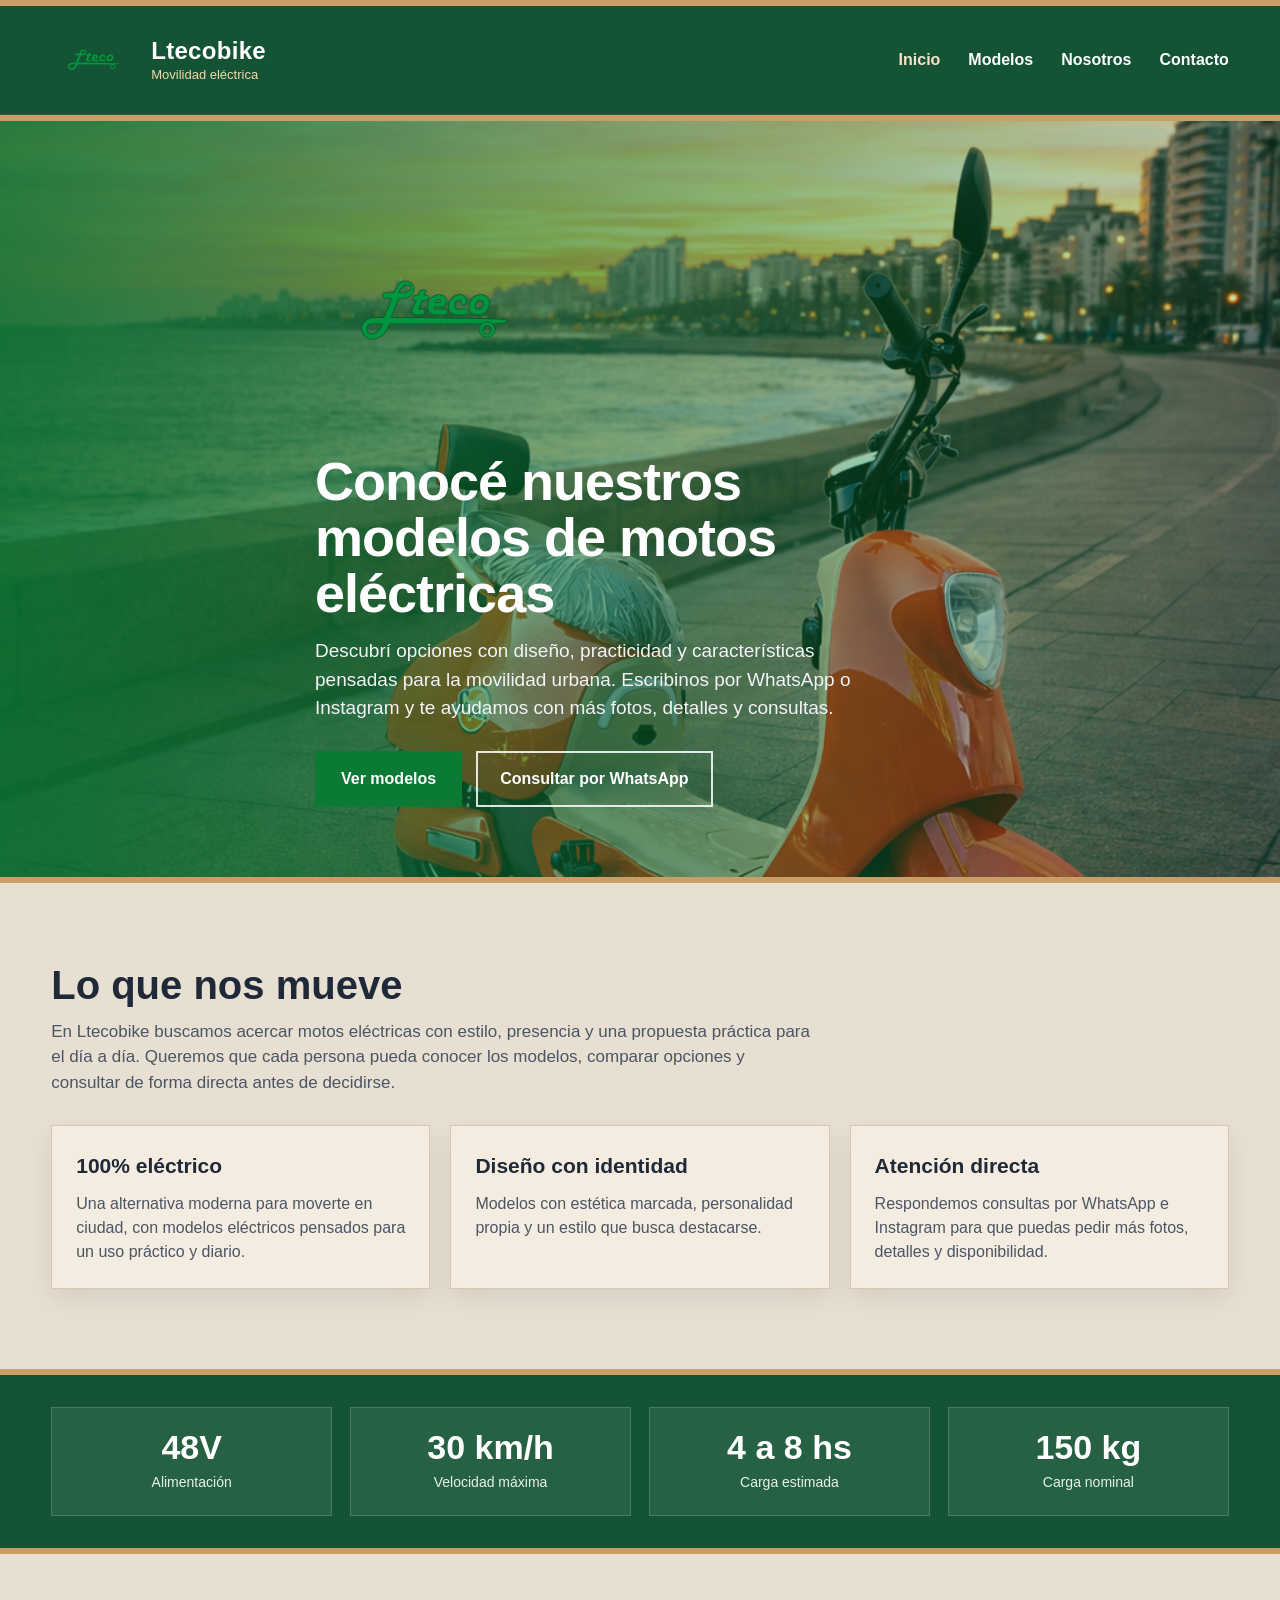
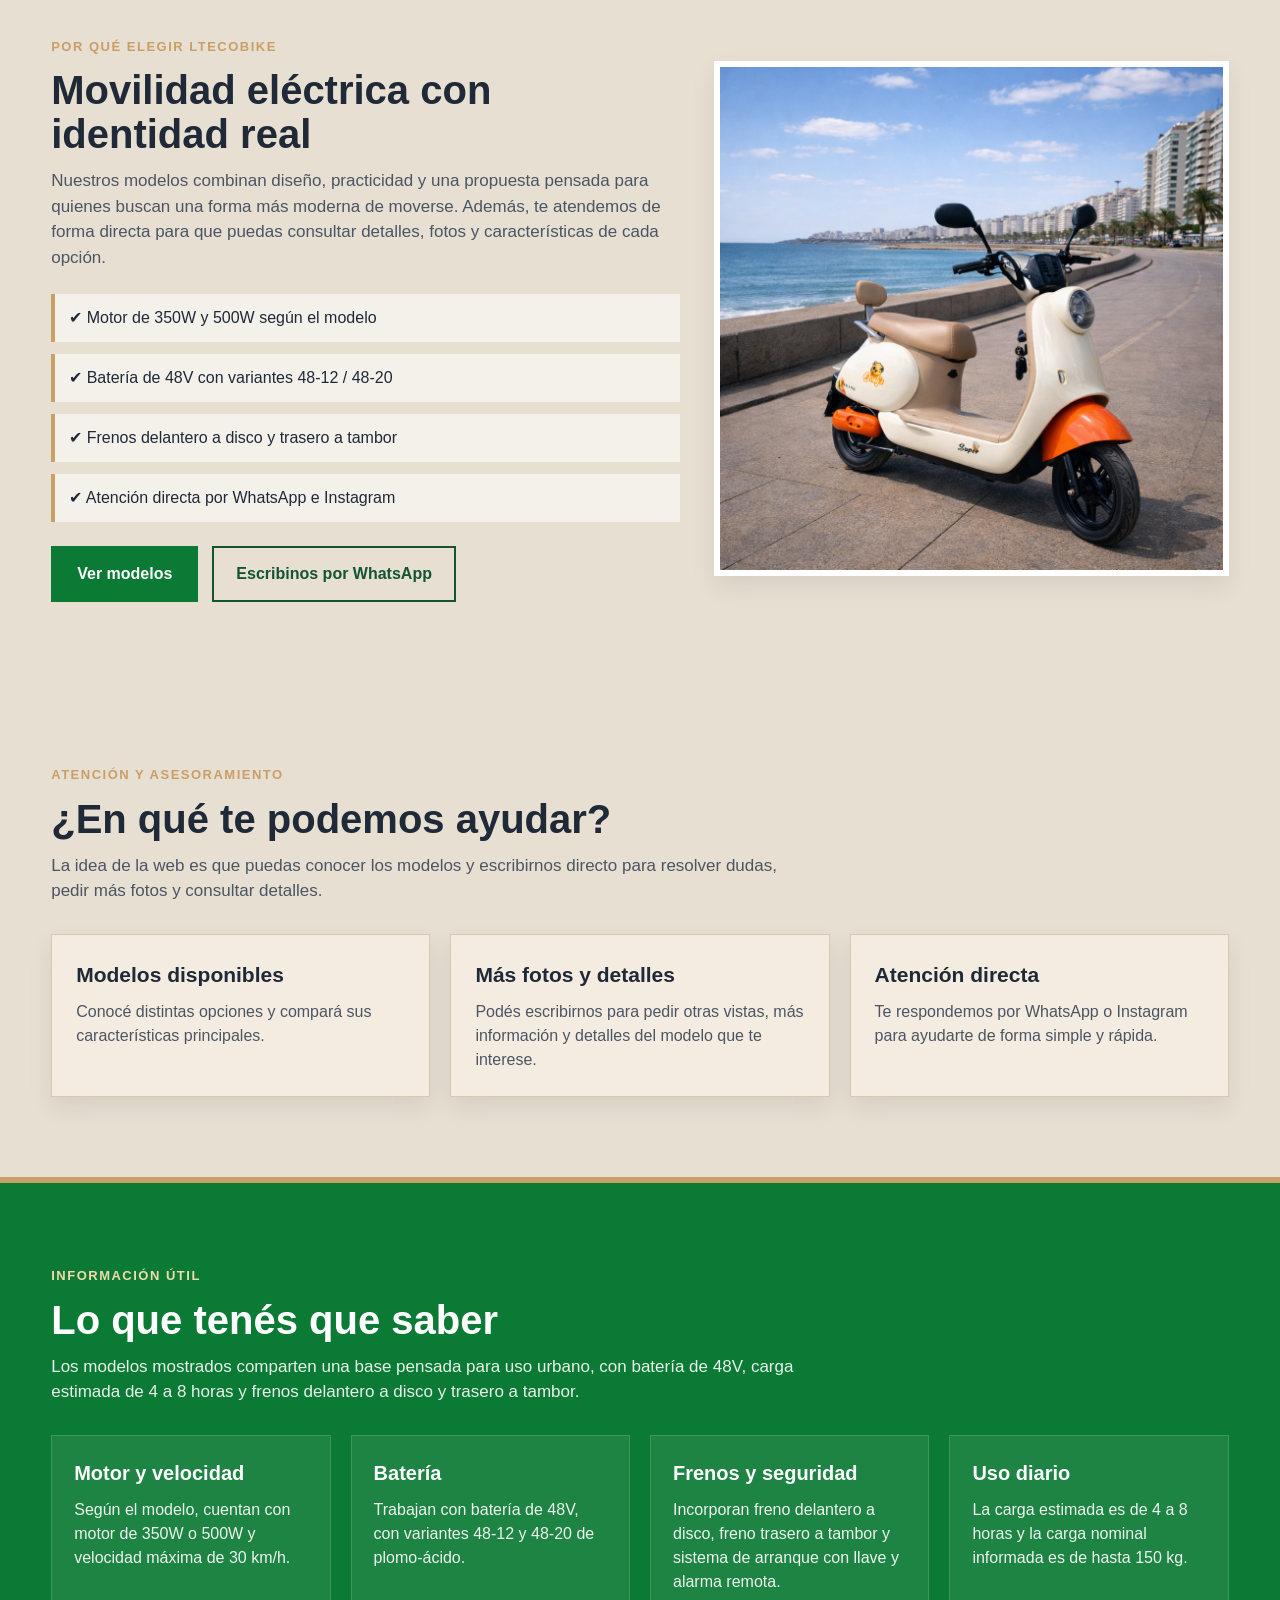
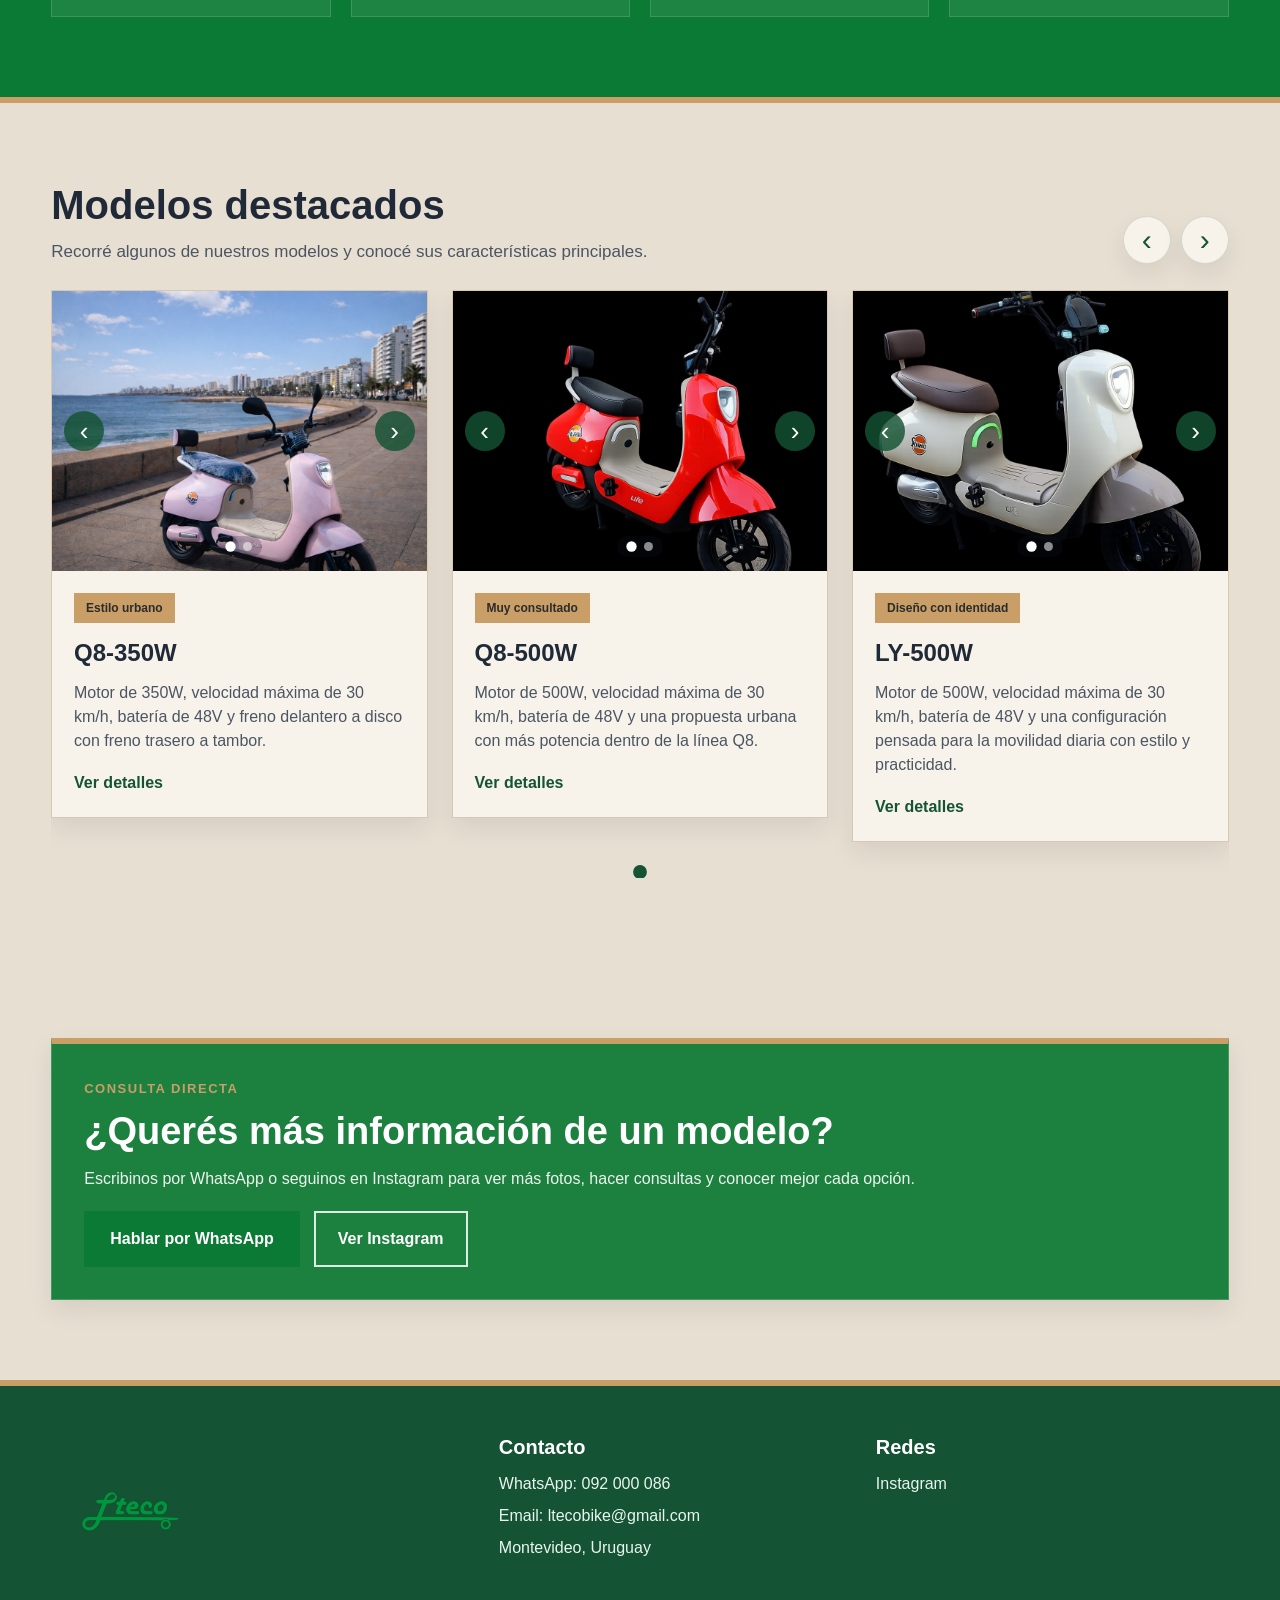
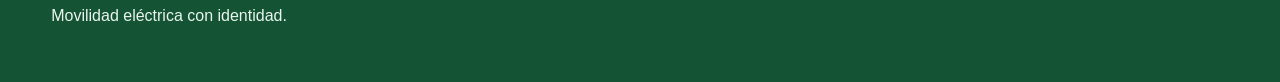
<file: index.html>
<!DOCTYPE html>
<html lang="es">
<head>
  <meta charset="UTF-8" />
  <meta name="viewport" content="width=device-width, initial-scale=1.0" />
  <title>Ltecobike | Movilidad eléctrica</title>
  <link rel="icon" href="img/logoIcono.ico" type="image/x-icon" />
  <link rel="stylesheet" href="css/styles.css" />
</head>
<body>
  <header class="site-header">
    <div class="container nav-wrap">
      <a href="index.html" class="brand">
        <img src="img/logo.png" alt="Ltecobike" class="brand-logo">
        <div class="brand-text">
          <span class="brand-name">Ltecobike</span>
          <span class="brand-slogan">Movilidad eléctrica</span>
        </div>
      </a>

      <button class="menu-toggle" id="menuToggle" aria-label="Abrir menú" aria-expanded="false">☰</button>

      <nav class="main-nav" id="mainNav">
        <a href="index.html" class="active">Inicio</a>
        <a href="modelos.html">Modelos</a>
        <a href="nosotros.html">Nosotros</a>
        <a href="contacto.html">Contacto</a>
      </nav>
    </div>
  </header>

  <section class="hero" style="background-image: url('img/hero.png');">
    <div class="container hero-content">
      <img src="img/logo.png" alt="Ltecobike" class="hero-logo" />
      <h1>Conocé nuestros modelos de motos eléctricas</h1>
      <p>Descubrí opciones con diseño, practicidad y características pensadas para la movilidad urbana. Escribinos por WhatsApp o Instagram y te ayudamos con más fotos, detalles y consultas.</p>

      <div class="hero-actions">
        <a href="modelos.html" class="btn">Ver modelos</a>
        <a href="https://wa.me/59892000086" target="_blank" class="btn btn-outline">Consultar por WhatsApp</a>
      </div>
    </div>
  </section>

  <section class="section">
    <div class="container">
      <h2>Lo que nos mueve</h2>
      <p class="section-intro">
        En Ltecobike buscamos acercar motos eléctricas con estilo, presencia y una propuesta práctica para el día a día. Queremos que cada persona pueda conocer los modelos, comparar opciones y consultar de forma directa antes de decidirse.
      </p>

      <div class="feature-grid">
        <article class="feature-box">
          <h3>100% eléctrico</h3>
          <p>Una alternativa moderna para moverte en ciudad, con modelos eléctricos pensados para un uso práctico y diario.</p>
        </article>

        <article class="feature-box">
          <h3>Diseño con identidad</h3>
          <p>Modelos con estética marcada, personalidad propia y un estilo que busca destacarse.</p>
        </article>

        <article class="feature-box">
          <h3>Atención directa</h3>
          <p>Respondemos consultas por WhatsApp e Instagram para que puedas pedir más fotos, detalles y disponibilidad.</p>
        </article>
      </div>
    </div>
  </section>

  <section class="section benefits-strip">
    <div class="container">
      <div class="benefits-grid">
        <article class="benefit-item">
          <span class="benefit-number">48V</span>
          <span class="benefit-label">Alimentación</span>
        </article>

        <article class="benefit-item">
          <span class="benefit-number">30 km/h</span>
          <span class="benefit-label">Velocidad máxima</span>
        </article>

        <article class="benefit-item">
          <span class="benefit-number">4 a 8 hs</span>
          <span class="benefit-label">Carga estimada</span>
        </article>

        <article class="benefit-item">
          <span class="benefit-number">150 kg</span>
          <span class="benefit-label">Carga nominal</span>
        </article>
      </div>
    </div>
  </section>

  <section class="section section-split">
    <div class="container split-layout">
      <div class="split-text">
        <span class="section-kicker">Por qué elegir Ltecobike</span>
        <h2>Movilidad eléctrica con identidad real</h2>
        <p>
          Nuestros modelos combinan diseño, practicidad y una propuesta pensada para quienes buscan una forma más moderna de moverse. Además, te atendemos de forma directa para que puedas consultar detalles, fotos y características de cada opción.
        </p>

        <div class="check-list">
          <div class="check-item">✔ Motor de 350W y 500W según el modelo</div>
          <div class="check-item">✔ Batería de 48V con variantes 48-12 / 48-20</div>
          <div class="check-item">✔ Frenos delantero a disco y trasero a tambor</div>
          <div class="check-item">✔ Atención directa por WhatsApp e Instagram</div>
        </div>

        <div class="hero-actions" style="margin-top: 24px;">
          <a href="modelos.html" class="btn">Ver modelos</a>
          <a href="https://wa.me/59892000086" target="_blank" class="btn btn-outline-dark">Escribinos por WhatsApp</a>
        </div>
      </div>

      <div class="split-media">
        <img src="img/q8-500-beige-rojo.png" alt="Modelos Ltecobike" class="split-image">
      </div>
    </div>
  </section>

  <section class="section">
    <div class="container">
      <span class="section-kicker">Atención y asesoramiento</span>
      <h2>¿En qué te podemos ayudar?</h2>
      <p class="section-intro">La idea de la web es que puedas conocer los modelos y escribirnos directo para resolver dudas, pedir más fotos y consultar detalles.</p>

      <div class="feature-grid">
        <article class="feature-box">
          <h3>Modelos disponibles</h3>
          <p>Conocé distintas opciones y compará sus características principales.</p>
        </article>

        <article class="feature-box">
          <h3>Más fotos y detalles</h3>
          <p>Podés escribirnos para pedir otras vistas, más información y detalles del modelo que te interese.</p>
        </article>

        <article class="feature-box">
          <h3>Atención directa</h3>
          <p>Te respondemos por WhatsApp o Instagram para ayudarte de forma simple y rápida.</p>
        </article>
      </div>
    </div>
  </section>

  <section class="section section-dark">
    <div class="container">
      <span class="section-kicker light">Información útil</span>
      <h2>Lo que tenés que saber</h2>
      <p class="section-intro">
        Los modelos mostrados comparten una base pensada para uso urbano, con batería de 48V, carga estimada de 4 a 8 horas y frenos delantero a disco y trasero a tambor.
      </p>

      <div class="info-cards-grid">
        <article class="info-card">
          <h3>Motor y velocidad</h3>
          <p>Según el modelo, cuentan con motor de 350W o 500W y velocidad máxima de 30 km/h.</p>
        </article>

        <article class="info-card">
          <h3>Batería</h3>
          <p>Trabajan con batería de 48V, con variantes 48-12 y 48-20 de plomo-ácido.</p>
        </article>

        <article class="info-card">
          <h3>Frenos y seguridad</h3>
          <p>Incorporan freno delantero a disco, freno trasero a tambor y sistema de arranque con llave y alarma remota.</p>
        </article>

        <article class="info-card">
          <h3>Uso diario</h3>
          <p>La carga estimada es de 4 a 8 horas y la carga nominal informada es de hasta 150 kg.</p>
        </article>
      </div>
    </div>
  </section>

  <section class="section">
    <div class="container">
      <div class="carousel-section-header">
        <div>
          <h2>Modelos destacados</h2>
          <p class="section-intro">Recorré algunos de nuestros modelos y conocé sus características principales.</p>
        </div>

        <div class="carousel-controls" aria-label="Controles del carrusel">
          <button class="carousel-btn" type="button" data-carousel-prev aria-label="Ver modelos anteriores">‹</button>
          <button class="carousel-btn" type="button" data-carousel-next aria-label="Ver modelos siguientes">›</button>
        </div>
      </div>

      <div class="carousel" data-carousel data-autoplay="true">
        <div class="carousel-track">
          <article class="card carousel-card">
            <div class="card-gallery" data-gallery data-autoplay="true">
              <div class="card-gallery-track">
                <img class="card-gallery-slide" src="img/q8-350-rosa.png" alt="Q8-350W vista principal" />
                <img class="card-gallery-slide" src="img/q8-500-beige-rojo.png" alt="Q8-500W vista lateral" />
              </div>
              <button class="card-gallery-btn prev" type="button" data-gallery-prev aria-label="Foto anterior de la Q8-350W">‹</button>
              <button class="card-gallery-btn next" type="button" data-gallery-next aria-label="Foto siguiente de la Q8-350W">›</button>
              <div class="card-gallery-dots" data-gallery-dots aria-label="Indicadores de fotos de la Q8-350W"></div>
            </div>
            <div class="card-body">
              <span class="tag">Estilo urbano</span>
              <h3>Q8-350W</h3>
              <p>Motor de 350W, velocidad máxima de 30 km/h, batería de 48V y freno delantero a disco con freno trasero a tambor.</p>
              <a href="modelos.html" class="link-btn">Ver detalles</a>
            </div>
          </article>

          <article class="card carousel-card">
            <div class="card-gallery" data-gallery data-autoplay="true">
              <div class="card-gallery-track">
                <img class="card-gallery-slide" src="img/q8-350-roja.jpeg" alt="Q8-500W vista principal" />
                <img class="card-gallery-slide" src="img/q8-500-beige-rojo.png" alt="Q8-500W segunda vista" />
              </div>
              <button class="card-gallery-btn prev" type="button" data-gallery-prev aria-label="Foto anterior de la Q8-500W">‹</button>
              <button class="card-gallery-btn next" type="button" data-gallery-next aria-label="Foto siguiente de la Q8-500W">›</button>
              <div class="card-gallery-dots" data-gallery-dots aria-label="Indicadores de fotos de la Q8-500W"></div>
            </div>
            <div class="card-body">
              <span class="tag">Muy consultado</span>
              <h3>Q8-500W</h3>
              <p>Motor de 500W, velocidad máxima de 30 km/h, batería de 48V y una propuesta urbana con más potencia dentro de la línea Q8.</p>
              <a href="modelos.html" class="link-btn">Ver detalles</a>
            </div>
          </article>

          <article class="card carousel-card">
            <div class="card-gallery" data-gallery data-autoplay="true">
              <div class="card-gallery-track">
                <img class="card-gallery-slide" src="img/sl-500-beige.jpeg" alt="LY-500W vista principal" />
                <img class="card-gallery-slide" src="img/logoFondo.jpeg" alt="LY-500W en exposición" />
              </div>
              <button class="card-gallery-btn prev" type="button" data-gallery-prev aria-label="Foto anterior de la LY-500W">‹</button>
              <button class="card-gallery-btn next" type="button" data-gallery-next aria-label="Foto siguiente de la LY-500W">›</button>
              <div class="card-gallery-dots" data-gallery-dots aria-label="Indicadores de fotos de la LY-500W"></div>
            </div>
            <div class="card-body">
              <span class="tag">Diseño con identidad</span>
              <h3>LY-500W</h3>
              <p>Motor de 500W, velocidad máxima de 30 km/h, batería de 48V y una configuración pensada para la movilidad diaria con estilo y practicidad.</p>
              <a href="modelos.html" class="link-btn">Ver detalles</a>
            </div>
          </article>
        </div>

        <div class="carousel-dots" data-carousel-dots aria-label="Indicadores del carrusel"></div>
      </div>
    </div>
  </section>

  <section class="section">
    <div class="container">
      <div class="cta-box cta-strong">
        <span class="section-kicker">Consulta directa</span>
        <h2>¿Querés más información de un modelo?</h2>
        <p>
          Escribinos por WhatsApp o seguinos en Instagram para ver más fotos, hacer consultas y conocer mejor cada opción.
        </p>
        <div class="hero-actions" style="margin-top: 20px;">
          <a href="https://wa.me/59892000086" target="_blank" class="btn">Hablar por WhatsApp</a>
          <a href="https://instagram.com/ltecobike" target="_blank" class="btn btn-outline">Ver Instagram</a>
        </div>
      </div>
    </div>
  </section>

  <footer class="site-footer">
    <div class="container footer-wrap">
      <div>
        <img src="img/logo.png" alt="Ltecobike" class="footer-logo" />
        <p>Movilidad eléctrica con identidad.</p>
      </div>

      <div>
        <h4>Contacto</h4>
        <p>WhatsApp: 092 000 086</p>
        <p>Email: ltecobike@gmail.com</p>
        <p>Montevideo, Uruguay</p>
      </div>

      <div>
        <h4>Redes</h4>
        <a href="https://instagram.com/ltecobike" target="_blank">Instagram</a>
      </div>
    </div>
  </footer>

  <script src="js/app.js"></script>
</body>
</html>
</file>
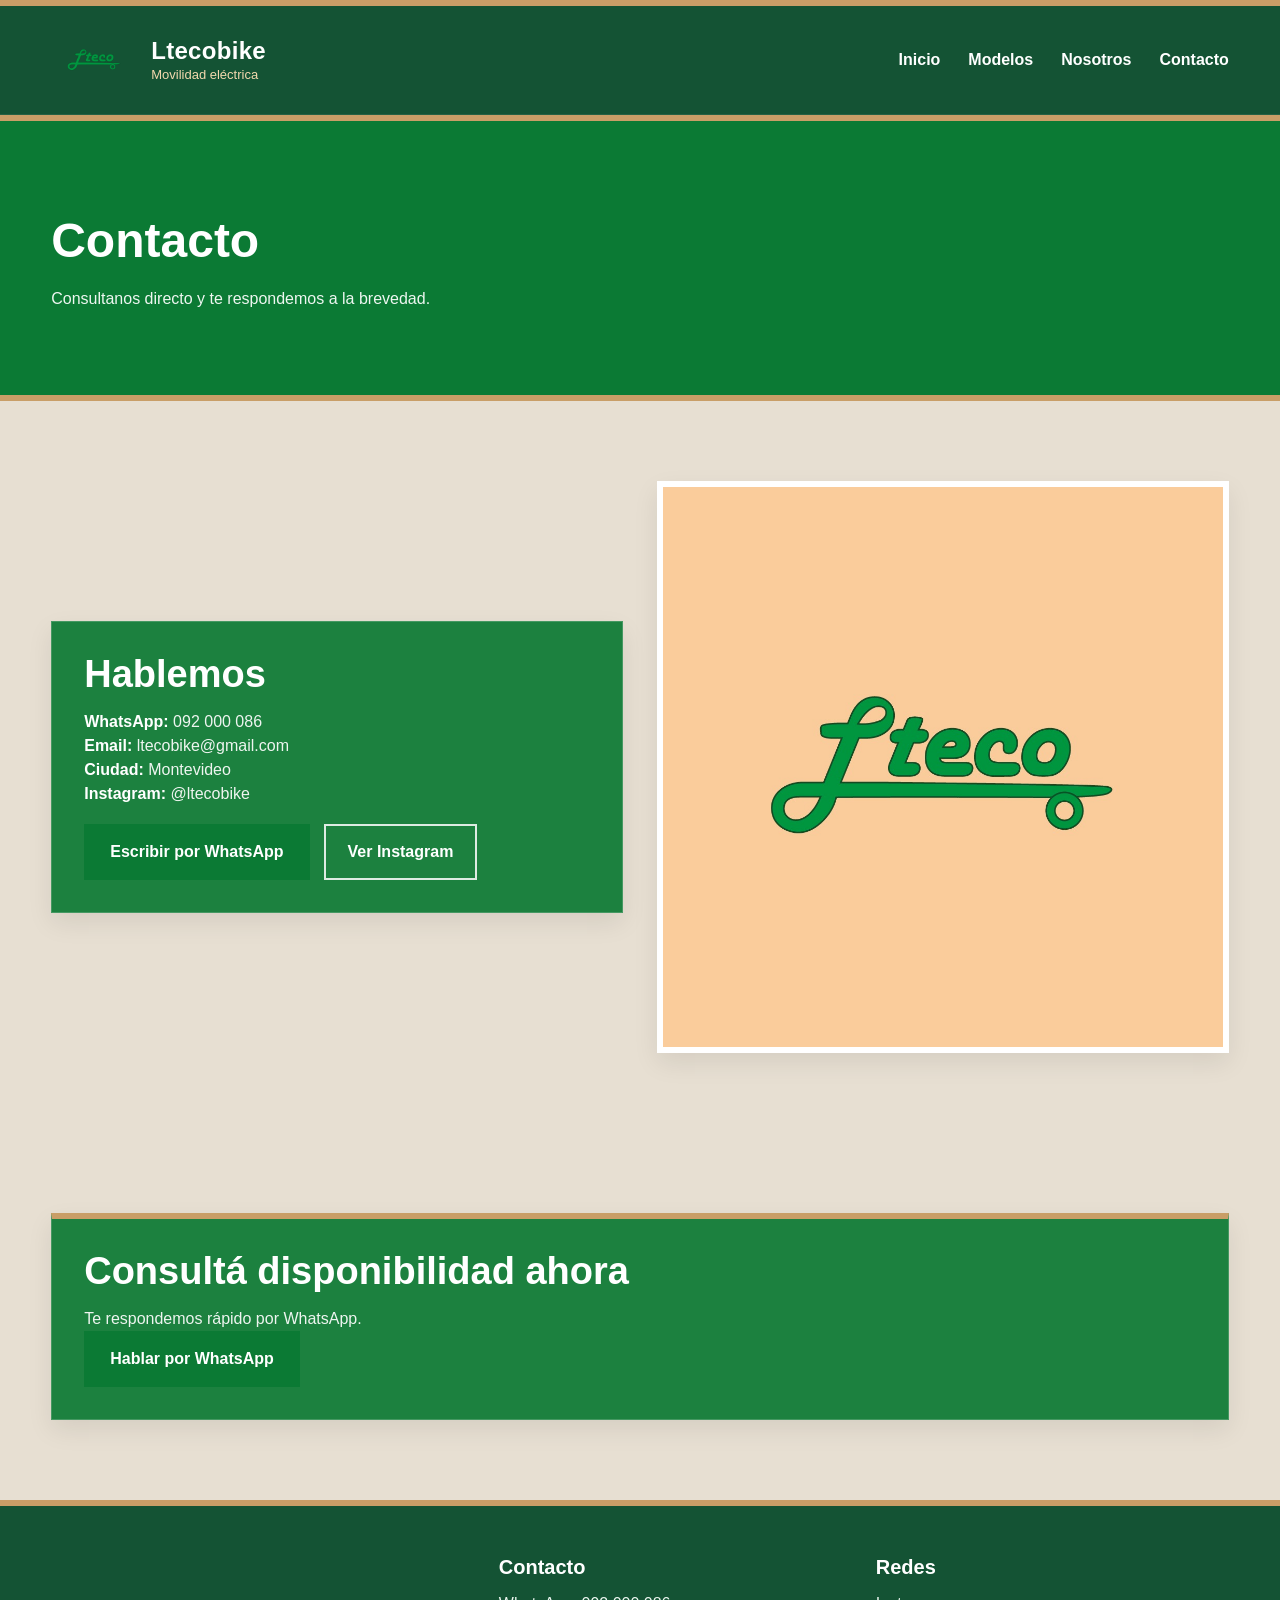
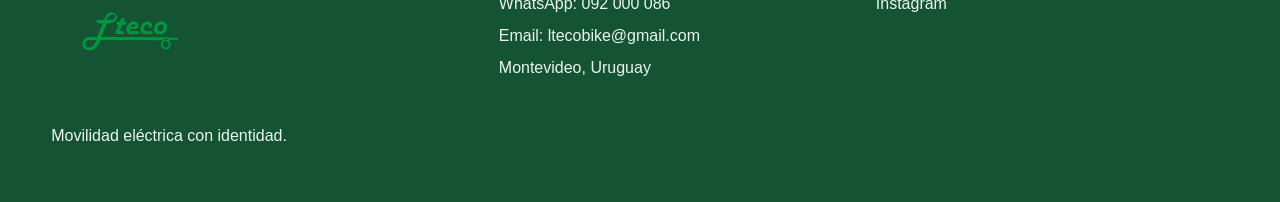
<file: contacto.html>
<!DOCTYPE html>
<html lang="es">
<head>
  <meta charset="UTF-8" />
  <meta name="viewport" content="width=device-width, initial-scale=1.0" />
  <title>Ltecobike | Contacto</title>
  <link rel="icon" href="img/logoIcono.ico" type="image/x-icon" />
  <link rel="stylesheet" href="css/styles.css" />
</head>
<body>
  <header class="site-header">
    <div class="container nav-wrap">
      <a href="index.html" class="brand">
  <img src="img/logo.png" alt="Ltecobike" class="brand-logo">

  <div class="brand-text">
    <span class="brand-name">Ltecobike</span>
    <span class="brand-slogan">Movilidad eléctrica</span>
  </div>
</a>

      <button class="menu-toggle" id="menuToggle">☰</button>

      <nav class="main-nav" id="mainNav">
        <a href="index.html">Inicio</a>
        <a href="modelos.html">Modelos</a>
        <a href="nosotros.html">Nosotros</a>
        <a href="contacto.html">Contacto</a>
      </nav>
    </div>
  </header>

  <section class="page-hero">
    <div class="container">
      <h1>Contacto</h1>
      <p>Consultanos directo y te respondemos a la brevedad.</p>
    </div>
  </section>

  <section class="section">
    <div class="container two-col">
      <div class="contact-box">
        <h2>Hablemos</h2>
        <p><strong>WhatsApp:</strong> 092 000 086</p>
        <p><strong>Email:</strong> ltecobike@gmail.com</p>
        <p><strong>Ciudad:</strong> Montevideo</p>
        <p><strong>Instagram:</strong> @ltecobike</p>

        <div class="hero-actions" style="margin-top: 18px;">
          <a class="btn" href="https://wa.me/59892000086" target="_blank">Escribir por WhatsApp</a>
          <a class="btn btn-outline" href="https://instagram.com/ltecobike" target="_blank">Ver Instagram</a>
        </div>
      </div>

      <div>
        <img src="img/logoFondo.jpeg" alt="Ltecobike lineup" class="rounded-img" />
      </div>
    </div>
  </section>

  <section class="section">
  <div class="container">
    <div class="cta-box cta-strong">
      <h2>Consultá disponibilidad ahora</h2>
      <p>Te respondemos rápido por WhatsApp.</p>
      <a href="https://wa.me/59892000086" class="btn">Hablar por WhatsApp</a>
    </div>
  </div>
</section>

  <footer class="site-footer">
    <div class="container footer-wrap">
      <div>
        <img src="img/logoSFondo.png" alt="Ltecobike" class="footer-logo" />
        <p>Movilidad eléctrica con identidad.</p>
      </div>

      <div>
        <h4>Contacto</h4>
        <p>WhatsApp: 092 000 086</p>
        <p>Email: ltecobike@gmail.com</p>
        <p>Montevideo, Uruguay</p>
      </div>

      <div>
        <h4>Redes</h4>
        <a href="https://instagram.com/ltecobike" target="_blank">Instagram</a>
      </div>
    </div>
  </footer>

  <script src="js/app.js"></script>
</body>
</html>
</file>
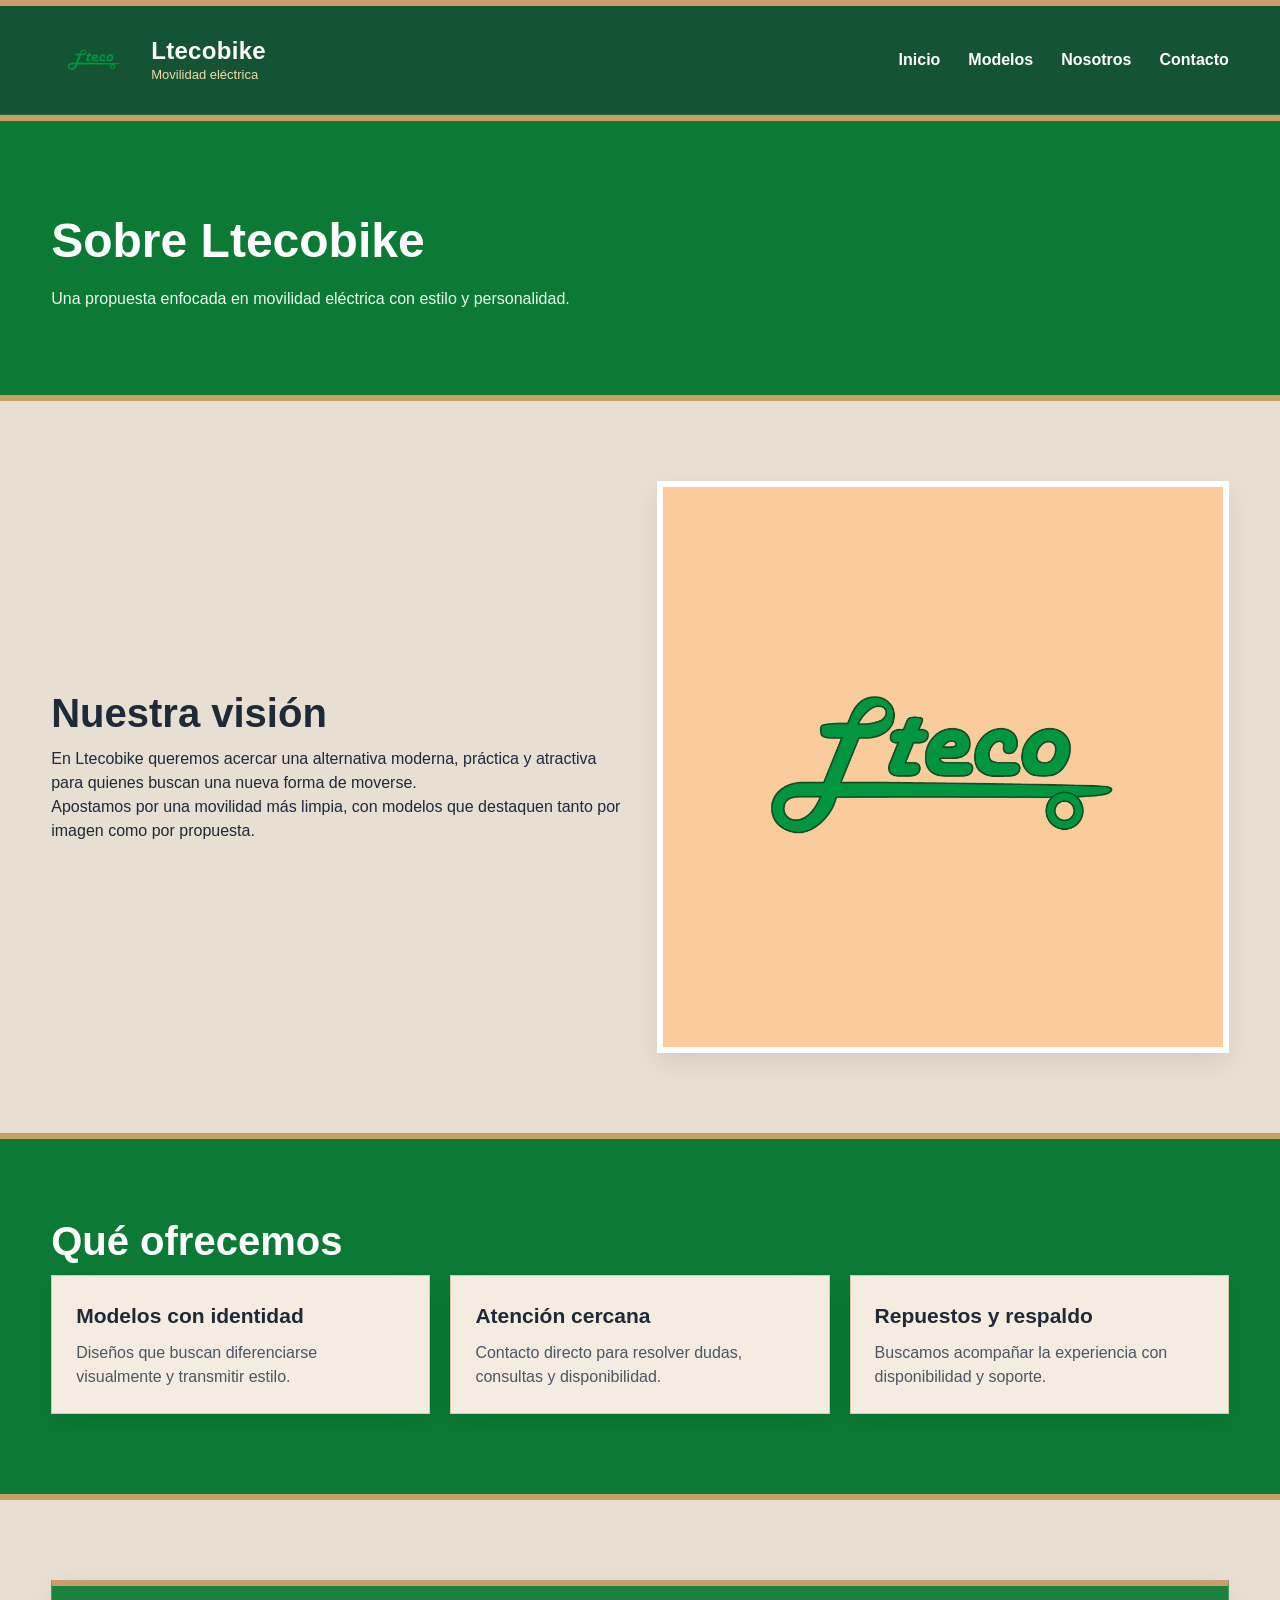
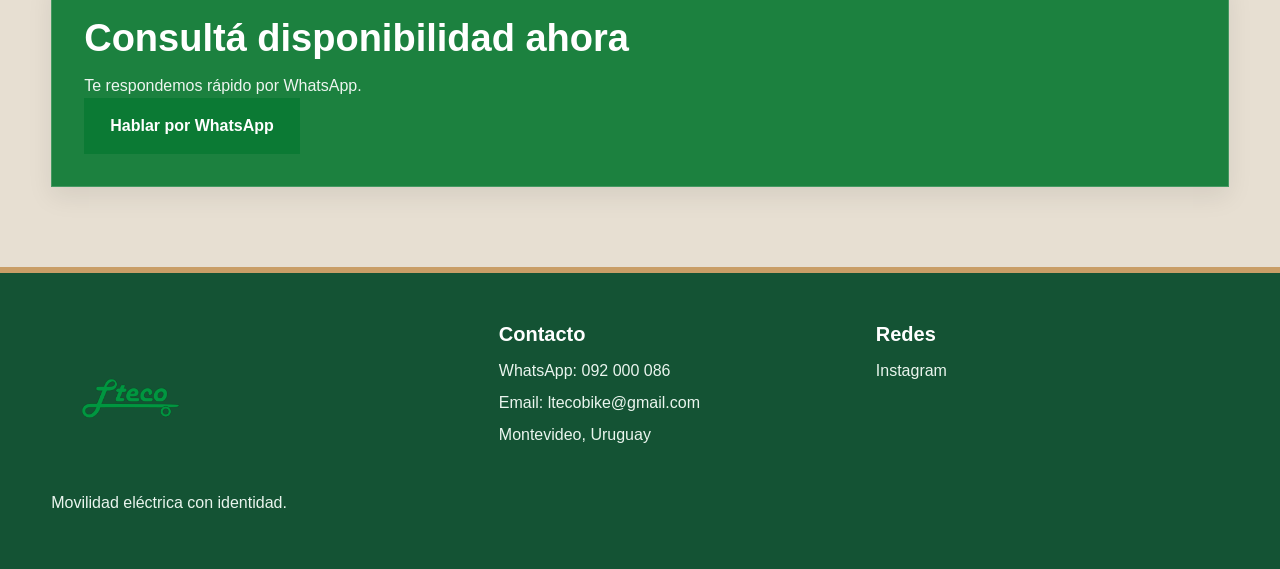
<file: nosotros.html>
<!DOCTYPE html>
<html lang="es">
<head>
  <meta charset="UTF-8" />
  <meta name="viewport" content="width=device-width, initial-scale=1.0" />
  <title>Ltecobike | Nosotros</title>
  <link rel="icon" href="img/logoIcono.ico" type="image/x-icon" />
  <link rel="stylesheet" href="css/styles.css" />
</head>
<body>
  <header class="site-header">
    <div class="container nav-wrap">
      <a href="index.html" class="brand">
  <img src="img/logo.png" alt="Ltecobike" class="brand-logo">

  <div class="brand-text">
    <span class="brand-name">Ltecobike</span>
    <span class="brand-slogan">Movilidad eléctrica</span>
  </div>
</a>

      <button class="menu-toggle" id="menuToggle">☰</button>

      <nav class="main-nav" id="mainNav">
        <a href="index.html">Inicio</a>
        <a href="modelos.html">Modelos</a>
        <a href="nosotros.html">Nosotros</a>
        <a href="contacto.html">Contacto</a>
      </nav>
    </div>
  </header>

  <section class="page-hero">
    <div class="container">
      <h1>Sobre Ltecobike</h1>
      <p>Una propuesta enfocada en movilidad eléctrica con estilo y personalidad.</p>
    </div>
  </section>

  <section class="section">
    <div class="container two-col">
      <div>
        <h2>Nuestra visión</h2>
        <p>
          En Ltecobike queremos acercar una alternativa moderna, práctica y atractiva
          para quienes buscan una nueva forma de moverse.
        </p>
        <p>
          Apostamos por una movilidad más limpia, con modelos que destaquen
          tanto por imagen como por propuesta.
        </p>
      </div>

      <div>
        <img src="img/logoFondo.jpeg" alt="Lteco exposición" class="rounded-img" />
      </div>
    </div>
  </section>

  <section class="section section-dark">
    <div class="container">
      <h2>Qué ofrecemos</h2>
      <div class="feature-grid">
        <article class="feature-box">
          <h3>Modelos con identidad</h3>
          <p>Diseños que buscan diferenciarse visualmente y transmitir estilo.</p>
        </article>

        <article class="feature-box">
          <h3>Atención cercana</h3>
          <p>Contacto directo para resolver dudas, consultas y disponibilidad.</p>
        </article>

        <article class="feature-box">
          <h3>Repuestos y respaldo</h3>
          <p>Buscamos acompañar la experiencia con disponibilidad y soporte.</p>
        </article>
      </div>
    </div>
  </section>

  <section class="section">
  <div class="container">
    <div class="cta-box cta-strong">
      <h2>Consultá disponibilidad ahora</h2>
      <p>Te respondemos rápido por WhatsApp.</p>
      <a href="https://wa.me/59892000086" class="btn">Hablar por WhatsApp</a>
    </div>
  </div>
</section>

  <footer class="site-footer">
    <div class="container footer-wrap">
      <div>
        <img src="img/logo.png" alt="Ltecobike" class="footer-logo" />
        <p>Movilidad eléctrica con identidad.</p>
      </div>

      <div>
        <h4>Contacto</h4>
        <p>WhatsApp: 092 000 086</p>
        <p>Email: ltecobike@gmail.com</p>
        <p>Montevideo, Uruguay</p>
      </div>

      <div>
        <h4>Redes</h4>
        <a href="https://instagram.com/ltecobike" target="_blank">Instagram</a>
      </div>
    </div>
  </footer>

  <script src="js/app.js"></script>
</body>
</html>
</file>
<file: css/styles.css>
* {
  box-sizing: border-box;
  margin: 0;
  padding: 0;
}

:root {
  --green: #0b7a34;
  --green-dark: #145334;
  --beige: #e7dfd2;
  --sand: #c99e67;
  --sand-soft: #f1e4cf;
  --text: #1f2937;
  --muted: #4b5563;
  --white: #ffffff;
  --line: rgba(0, 0, 0, 0.08);
  --shadow: 0 10px 24px rgba(0, 0, 0, 0.08);
}

html {
  scroll-behavior: smooth;
}

body {
  font-family: Arial, sans-serif;
  background: var(--beige);
  color: var(--text);
  line-height: 1.5;
}

img {
  max-width: 100%;
  display: block;
}

a {
  color: inherit;
  text-decoration: none;
}

.container {
  width: min(1180px, 92%);
  margin: 0 auto;
}

/* HEADER */
.site-header {
  background: var(--green-dark);
  border-top: 6px solid var(--sand);
  border-bottom: 1px solid rgba(255, 255, 255, 0.08);
  position: relative;
  z-index: 1000;
}

.nav-wrap {
  min-height: 108px;
  display: flex;
  align-items: center;
  justify-content: space-between;
  gap: 20px;
  position: relative;
}

.brand {
  display: flex;
  align-items: center;
  gap: 14px;
}

.brand-logo {
  height: 86px;
  width: auto;
}

.brand-text {
  display: flex;
  flex-direction: column;
  line-height: 1.1;
}

.brand-name {
  font-size: 24px;
  font-weight: 800;
  color: white;
  letter-spacing: 0.3px;
}

.brand-slogan {
  font-size: 13px;
  color: #f3d9ae;
  margin-top: 4px;
}

.main-nav {
  display: flex;
  align-items: center;
  gap: 28px;
}

.main-nav a {
  color: var(--white);
  font-weight: 700;
  transition: color 0.2s ease;
}

.main-nav a:hover {
  color: #f4e4c7;
}

.menu-toggle {
  display: none;
  border: none;
  background: transparent;
  color: white;
  font-size: 28px;
  cursor: pointer;
  position: relative;
  z-index: 1002;
  -webkit-tap-highlight-color: transparent;
}

/* HERO */
.hero {
  min-height: 78vh;
  display: flex;
  align-items: center;
  background-size: cover;
  background-position: center;
  position: relative;
  color: white;
  border-top: 6px solid var(--sand);
  border-bottom: 6px solid var(--sand);
}

.hero::before {
  content: "";
  position: absolute;
  inset: 0;
  background: linear-gradient(
    90deg,
    rgba(11, 122, 52, 0.84) 0%,
    rgba(11, 122, 52, 0.56) 42%,
    rgba(11, 122, 52, 0.22) 100%
  );
}

.hero .container {
  position: relative;
  z-index: 1;
}

.hero-content {
  max-width: 650px;
  padding: 70px 0;
}

.hero-logo {
  width: 240px;
  margin-bottom: 22px;
}

.hero h1 {
  font-size: 54px;
  line-height: 1.04;
  margin-bottom: 16px;
  letter-spacing: -1px;
}

.hero p {
  font-size: 19px;
  color: #f3f4f6;
  margin-bottom: 28px;
  max-width: 560px;
}

.hero-actions {
  display: flex;
  gap: 14px;
  flex-wrap: wrap;
}

/* BUTTONS */
.btn,
.btn-outline,
.btn-outline-dark,
.link-btn {
  display: inline-flex;
  align-items: center;
  justify-content: center;
  font-weight: 700;
  transition: 0.2s ease;
}

.btn {
  background: var(--green);
  color: white;
  padding: 14px 24px;
  border: 2px solid var(--green);
}

.btn:hover {
  background: var(--green-dark);
  border-color: var(--green-dark);
}

.btn-outline {
  background: transparent;
  color: white;
  border: 2px solid rgba(255, 255, 255, 0.85);
  padding: 12px 22px;
}

.btn-outline:hover {
  background: rgba(255, 255, 255, 0.08);
}

.btn-outline-dark {
  background: transparent;
  color: var(--green-dark);
  border: 2px solid var(--green-dark);
  padding: 12px 22px;
}

.btn-outline-dark:hover {
  background: rgba(11, 122, 52, 0.08);
}

.link-btn {
  color: var(--green-dark);
  margin-top: 8px;
}

.link-btn:hover {
  color: var(--green);
}

/* SECTIONS */
.section {
  padding: 80px 0;
  background: var(--beige);
}

.section-dark {
  background: var(--green);
  color: white;
  border-top: 6px solid var(--sand);
  border-bottom: 6px solid var(--sand);
}

.section-split {
  background: var(--beige);
}

.section h2 {
  font-size: 40px;
  margin-bottom: 12px;
  line-height: 1.1;
}

.section-intro {
  max-width: 760px;
  color: var(--muted);
  margin-bottom: 30px;
  font-size: 17px;
}

.section-dark .section-intro {
  color: #e8f2eb;
}

.section-kicker {
  display: inline-block;
  margin-bottom: 12px;
  font-size: 13px;
  font-weight: 800;
  text-transform: uppercase;
  letter-spacing: 1.5px;
  color: var(--sand);
}

.section-kicker.light {
  color: #f3d9ae;
}

/* BENEFITS */
.benefits-strip {
  padding: 32px 0;
  background: var(--green-dark);
  border-top: 6px solid var(--sand);
  border-bottom: 6px solid var(--sand);
}

.benefits-grid {
  display: grid;
  grid-template-columns: repeat(4, 1fr);
  gap: 18px;
}

.benefit-item {
  background: rgba(255, 255, 255, 0.08);
  border: 1px solid rgba(255, 255, 255, 0.16);
  padding: 22px 18px;
  text-align: center;
}

.benefit-number {
  display: block;
  font-size: 34px;
  font-weight: 800;
  color: white;
  line-height: 1;
  margin-bottom: 8px;
}

.benefit-label {
  display: block;
  color: #e7f2ea;
  font-size: 14px;
}

/* FEATURES */
.feature-grid {
  display: grid;
  grid-template-columns: repeat(auto-fit, minmax(240px, 1fr));
  gap: 20px;
}

.feature-box {
  background: #f4ece0;
  border: 1px solid #d7c8af;
  padding: 24px;
  box-shadow: var(--shadow);
}

.feature-box h3 {
  font-size: 21px;
  margin-bottom: 10px;
  color: var(--text);
}

.feature-box p {
  color: var(--muted);
}

/* SPLIT */
.split-layout {
  display: grid;
  grid-template-columns: 1.1fr 0.9fr;
  gap: 34px;
  align-items: center;
}

.split-text p {
  color: var(--muted);
  font-size: 17px;
  max-width: 620px;
}

.check-list {
  display: grid;
  gap: 12px;
  margin-top: 24px;
}

.check-item {
  background: rgba(255, 255, 255, 0.55);
  border-left: 4px solid var(--sand);
  padding: 12px 14px;
  color: var(--text);
}

.split-media {
  display: flex;
  justify-content: center;
}

.split-image {
  width: 100%;
  max-width: 520px;
  box-shadow: var(--shadow);
  border: 6px solid white;
}

/* CARDS */
.cards-grid {
  display: grid;
  grid-template-columns: repeat(auto-fit, minmax(280px, 1fr));
  gap: 24px;
}

.card {
  background: #f7f3eb;
  border: 1px solid #d7c8af;
  box-shadow: var(--shadow);
  overflow: hidden;
  cursor: pointer;
  transition: transform 0.28s ease, box-shadow 0.28s ease, border-color 0.28s ease, background 0.28s ease;
}

.card:hover {
  transform: translateY(-8px) scale(1.01);
  box-shadow: 0 22px 40px rgba(0, 0, 0, 0.16);
  border-color: var(--sand);
  background: #fcf8f1;
}

.card-body h3,
.tag,
.link-btn {
  transition: color 0.28s ease, background 0.28s ease, transform 0.28s ease;
}

.card:hover .card-body h3 {
  color: var(--green-dark);
}

.card:hover .tag {
  background: var(--green-dark);
  color: var(--white);
}

.card:hover .link-btn {
  color: var(--green-dark);
  transform: translateX(4px);
}

.card img {
  width: 100%;
  height: 280px;
  object-fit: cover;
}

.large-card img {
  height: 360px;
}

.card-body {
  padding: 22px;
  
}

.card-body h3 {
  font-size: 24px;
  margin-bottom: 10px;
}

.card-body p {
  color: var(--muted);
  margin-bottom: 10px;
}

.tag {
  display: inline-block;
  background: var(--sand);
  color: #2c2c2c;
  padding: 6px 12px;
  font-size: 12px;
  font-weight: 700;
  margin-bottom: 12px;
}

.spec-list {
  margin: 14px 0 8px 18px;
}

.spec-list li {
  margin-bottom: 8px;
  color: var(--muted);
}

/* INFO CARDS */
.info-cards-grid {
  display: grid;
  grid-template-columns: repeat(4, 1fr);
  gap: 20px;
  margin-top: 28px;
}

.info-card {
  background: rgba(255, 255, 255, 0.08);
  padding: 22px;
  border: 1px solid rgba(255, 255, 255, 0.14);
}

.info-card h3 {
  margin-bottom: 10px;
  font-size: 20px;
}

.info-card p {
  color: #edf5ef;
}

/* PAGE HERO */
.page-hero {
  background: var(--green);
  color: white;
  padding: 84px 0;
  border-top: 6px solid var(--sand);
  border-bottom: 6px solid var(--sand);
}

.page-hero h1 {
  font-size: 48px;
  margin-bottom: 10px;
}

.page-hero p {
  color: #eef7f1;
}

/* 2 COL */
.two-col {
  display: grid;
  grid-template-columns: 1fr 1fr;
  gap: 34px;
  align-items: center;
}

.rounded-img {
  width: 100%;
  box-shadow: var(--shadow);
  border: 6px solid var(--white);
}

/* CONTACT / CTA */
.contact-box,
.cta-box {
  background: rgba(11, 122, 52, 0.92);
  color: white;
  padding: 32px;
  border: 1px solid rgba(255, 255, 255, 0.18);
  box-shadow: var(--shadow);
}

.contact-box h2,
.cta-box h2 {
  margin-bottom: 14px;
  font-size: 38px;
}

.contact-box p,
.cta-box p {
  color: #eef5f0;
}

.contact-box strong {
  color: white;
}

.cta-strong {
  border-top: 6px solid var(--sand);
}

/* FOOTER */
.site-footer {
  background: var(--green-dark);
  color: white;
  padding: 46px 0;
  border-top: 6px solid var(--sand);
}

.footer-wrap {
  display: grid;
  grid-template-columns: 1.2fr 1fr 1fr;
  gap: 24px;
}

.footer-logo {
  width: 160px;
  margin-bottom: 12px;
}

.site-footer h4 {
  margin-bottom: 10px;
  font-size: 20px;
}

.site-footer p,
.site-footer a {
  color: #eaf5ee;
  margin-bottom: 8px;
}

.site-footer a:hover {
  text-decoration: underline;
}

/* MOBILE */
@media (max-width: 900px) {
  .menu-toggle {
    display: block;
  }

  .main-nav {
    position: absolute;
    top: calc(100% + 1px);
    left: 0;
    right: 0;
    background: var(--green-dark);
    padding: 18px 5%;
    display: none;
    flex-direction: column;
    align-items: flex-start;
    border-top: 1px solid rgba(255, 255, 255, 0.08);
    box-shadow: 0 14px 24px rgba(0, 0, 0, 0.18);
    z-index: 1001;
  }

  .main-nav.active {
    display: flex;
  }

  .main-nav a {
    width: 100%;
    padding: 10px 0;
  }

  .hero {
    min-height: 72vh;
  }

  .hero h1 {
    font-size: 40px;
  }

  .page-hero h1 {
    font-size: 36px;
  }

  .two-col,
  .footer-wrap,
  .benefits-grid,
  .info-cards-grid,
  .split-layout {
    grid-template-columns: 1fr;
  }

  .brand-logo {
    height: 70px;
  }

  .brand-name {
    font-size: 20px;
  }

  .brand-slogan {
    font-size: 12px;
  }

  .section {
    padding: 64px 0;
  }
}

/* REVEAL */
.reveal {
  opacity: 0;
  transform: translateY(24px);
  transition: opacity 0.55s ease, transform 0.55s ease;
}

.reveal.visible {
  opacity: 1;
  transform: translateY(0);
}


.gallery-helper {
  color: var(--muted);
  margin-top: -16px;
  margin-bottom: 0;
  font-size: 15px;
}

.card-gallery {
  position: relative;
  overflow: hidden;
  background: #ddd5c7;
}

.card-gallery-track {
  display: flex;
  transition: transform 0.45s ease;
  will-change: transform;
}

.card-gallery-slide {
  width: 100%;
  flex: 0 0 100%;
  height: 280px;
  object-fit: cover;
}

.large-card .card-gallery-slide {
  height: 360px;
}

.card-gallery-btn {
  position: absolute;
  top: 50%;
  transform: translateY(-50%);
  width: 40px;
  height: 40px;
  border: none;
  border-radius: 999px;
  background: rgba(20, 83, 52, 0.82);
  color: white;
  font-size: 26px;
  line-height: 1;
  cursor: pointer;
  display: inline-flex;
  align-items: center;
  justify-content: center;
  z-index: 2;
  transition: background 0.2s ease, transform 0.2s ease;
}

.card-gallery-btn:hover {
  background: var(--green-dark);
}

.card-gallery-btn.prev {
  left: 12px;
}

.card-gallery-btn.next {
  right: 12px;
}

.card-gallery-dots {
  position: absolute;
  left: 50%;
  bottom: 14px;
  transform: translateX(-50%);
  display: flex;
  align-items: center;
  justify-content: center;
  gap: 8px;
  padding: 6px 10px;
  background: rgba(17, 24, 39, 0.22);
  border-radius: 999px;
  z-index: 2;
}

.card-gallery-dot {
  width: 9px;
  height: 9px;
  border: none;
  border-radius: 999px;
  background: rgba(255, 255, 255, 0.54);
  cursor: pointer;
  transition: transform 0.2s ease, background 0.2s ease;
}

.card-gallery-dot.active {
  background: white;
  transform: scale(1.15);
}

.card-gallery.single-slide .card-gallery-btn,
.card-gallery.single-slide .card-gallery-dots {
  display: none;
}

/* CAROUSEL */
.carousel-section-header {
  display: flex;
  align-items: flex-end;
  justify-content: space-between;
  gap: 20px;
  margin-bottom: 26px;
}

.carousel-section-header .section-intro {
  margin-bottom: 0;
}

.carousel-controls {
  display: flex;
  gap: 10px;
  flex-shrink: 0;
}

.carousel-btn {
  width: 48px;
  height: 48px;
  border: 1px solid rgba(20, 83, 52, 0.16);
  background: #f7f3eb;
  color: var(--green-dark);
  border-radius: 999px;
  font-size: 30px;
  line-height: 1;
  cursor: pointer;
  box-shadow: var(--shadow);
  transition: transform 0.2s ease, background 0.2s ease, color 0.2s ease;
}

.carousel-btn:hover {
  transform: translateY(-2px);
  background: var(--green-dark);
  color: white;
}

.carousel {
  overflow: hidden;
}

.carousel-track {
  display: flex;
  gap: 24px;
  transition: transform 0.45s ease;
  will-change: transform;
}

.carousel-card {
  flex: 0 0 calc((100% - 48px) / 3);
  min-width: 0;
}

.carousel-card.card,
.carousel-card.large-card {
  height: 100%;
}

.carousel-card .card-body {
  height: 100%;
}

.carousel-dots {
  display: flex;
  justify-content: center;
  gap: 10px;
  margin-top: 24px;
}

.carousel-dot {
  width: 12px;
  height: 12px;
  border: none;
  border-radius: 999px;
  background: rgba(20, 83, 52, 0.22);
  cursor: pointer;
  transition: transform 0.2s ease, background 0.2s ease;
}

.carousel-dot.active {
  background: var(--green-dark);
  transform: scale(1.15);
}

.carousel-dot:hover {
  background: var(--green);
}

@media (max-width: 1024px) {
  .carousel-card {
    flex-basis: calc((100% - 24px) / 2);
  }
}

@media (max-width: 900px) {
  .carousel-section-header {
    flex-direction: column;
    align-items: flex-start;
  }

  .carousel-controls {
    align-self: flex-end;
  }
}

@media (max-width: 640px) {
  .carousel-track {
    gap: 18px;
  }

  .carousel-card {
    flex-basis: 100%;
  }

  .carousel-controls {
    align-self: stretch;
    justify-content: flex-end;
  }

  .carousel-btn {
    width: 44px;
    height: 44px;
    font-size: 28px;
  }

  .card-gallery-slide,
  .large-card .card-gallery-slide {
    height: 280px;
  }

  .card-gallery-btn {
    width: 36px;
    height: 36px;
    font-size: 24px;
  }
}


.main-nav a.active {
  color: #f4e4c7;
}

.spec-note {
  color: var(--green-dark);
  font-weight: 700;
  margin: 10px 0 18px;
}

.faq-grid .feature-box {
  background: rgba(255,255,255,0.08);
  border: 1px solid rgba(255,255,255,0.16);
}

.faq-grid .feature-box h3,
.faq-grid .feature-box p {
  color: white;
}
</file>
